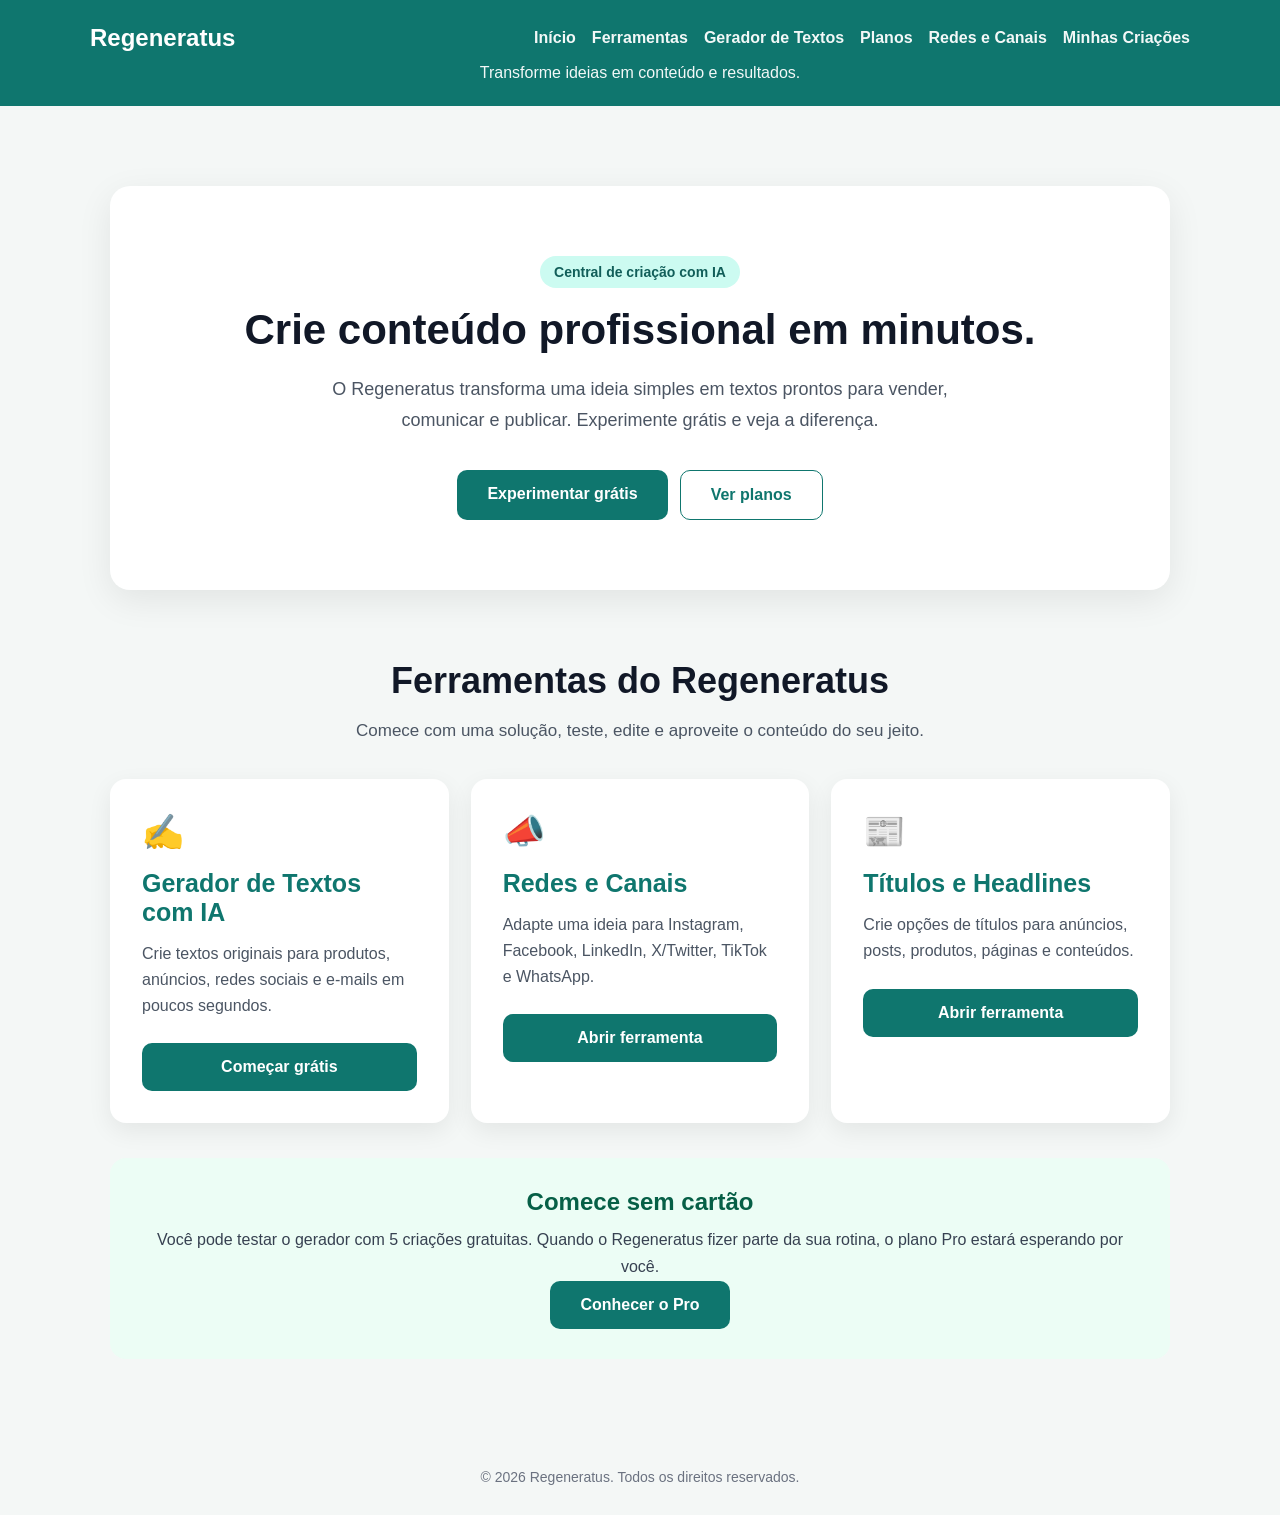
<file: index.html>
<!DOCTYPE html>
<html lang="pt-BR">
<head>
  <meta charset="UTF-8">
  <meta name="viewport" content="width=device-width, initial-scale=1.0">
  <title>Regeneratus — Conteúdo com IA</title>
  <link rel="stylesheet" href="css/style.css">
</head>
<body>
  <header>
    <div class="site-nav">
      <a class="brand" href="index.html">Regeneratus</a>
      <nav aria-label="Navegação principal">
        <a href="index.html">Início</a><a href="index.html#ferramentas">Ferramentas</a><a href="ferramentas.html">Gerador de Textos</a><a href="precos.html">Planos</a><a href="redes-canais.html">Redes e Canais</a><a href="minhas-criacoes.html">Minhas Criações</a>
      </nav>
    </div>
    <p>Transforme ideias em conteúdo e resultados.</p>
  </header>
  <main>
    <section class="hero">
      <span class="hero-badge">Central de criação com IA</span>
      <h2>Crie conteúdo profissional em minutos.</h2>
      <p>O Regeneratus transforma uma ideia simples em textos prontos para vender, comunicar e publicar. Experimente grátis e veja a diferença.</p>
      <div class="hero-actions"><a href="ferramentas.html" class="button">Experimentar grátis</a><a href="precos.html" class="button secondary-button">Ver planos</a></div>
    </section>
    <section class="tools" id="ferramentas"><h2>Ferramentas do Regeneratus</h2><p>Comece com uma solução, teste, edite e aproveite o conteúdo do seu jeito.</p><div class="tools-grid">
      <article class="tool-card"><div class="tool-icon">✍️</div><h3>Gerador de Textos com IA</h3><p>Crie textos originais para produtos, anúncios, redes sociais e e-mails em poucos segundos.</p><a href="ferramentas.html" class="button">Começar grátis</a></article>
      <article class="tool-card"><div class="tool-icon">📣</div><h3>Redes e Canais</h3><p>Adapte uma ideia para Instagram, Facebook, LinkedIn, X/Twitter, TikTok e WhatsApp.</p><a href="redes-canais.html" class="button">Abrir ferramenta</a></article>
      <article class="tool-card"><div class="tool-icon">📰</div><h3>Títulos e Headlines</h3><p>Crie opções de títulos para anúncios, posts, produtos, páginas e conteúdos.</p><a href="titulos.html" class="button">Abrir ferramenta</a></article>
    </div></section>
    <section class="commercial-note"><h3>Comece sem cartão</h3><p>Você pode testar o gerador com 5 criações gratuitas. Quando o Regeneratus fizer parte da sua rotina, o plano Pro estará esperando por você.</p><a href="precos.html" class="button">Conhecer o Pro</a></section>
  </main>
  <footer>© 2026 Regeneratus. Todos os direitos reservados.</footer>
</body>
</html>
</file>
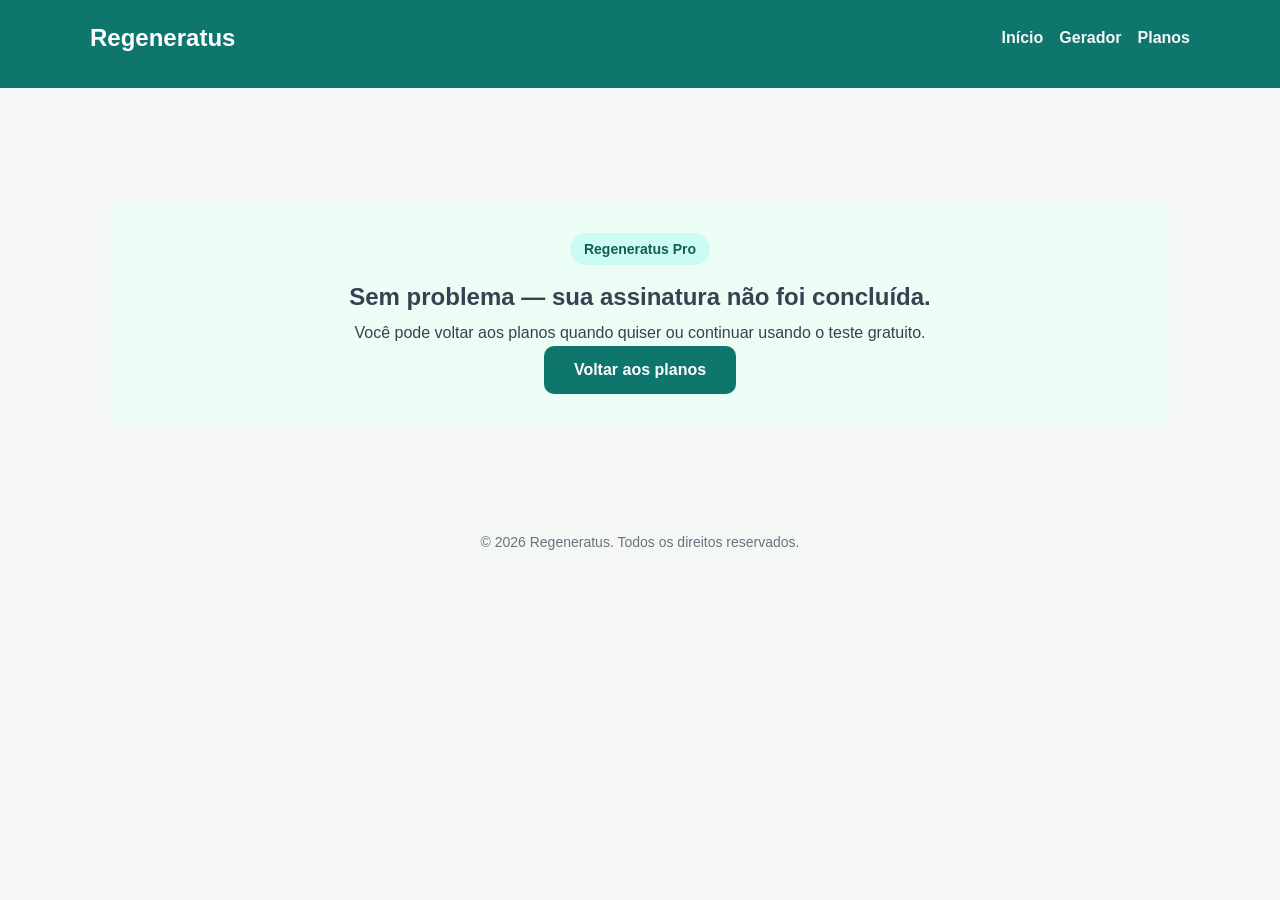
<file: cancelado.html>
<!DOCTYPE html>
<html lang="pt-BR">
<head><meta charset="UTF-8"><meta name="viewport" content="width=device-width, initial-scale=1.0"><title>Checkout cancelado | Regeneratus</title><link rel="stylesheet" href="css/style.css"></head>
<body><header><div class="site-nav"><a class="brand" href="index.html">Regeneratus</a><nav><a href="index.html">Início</a><a href="ferramentas.html">Gerador</a><a href="precos.html">Planos</a></nav></div></header>
<main><section class="commercial-note"><span class="hero-badge">Regeneratus Pro</span><h2>Sem problema — sua assinatura não foi concluída.</h2><p>Você pode voltar aos planos quando quiser ou continuar usando o teste gratuito.</p><a class="button" href="precos.html">Voltar aos planos</a></section></main><footer>© 2026 Regeneratus. Todos os direitos reservados.</footer></body>
</html>
</file>
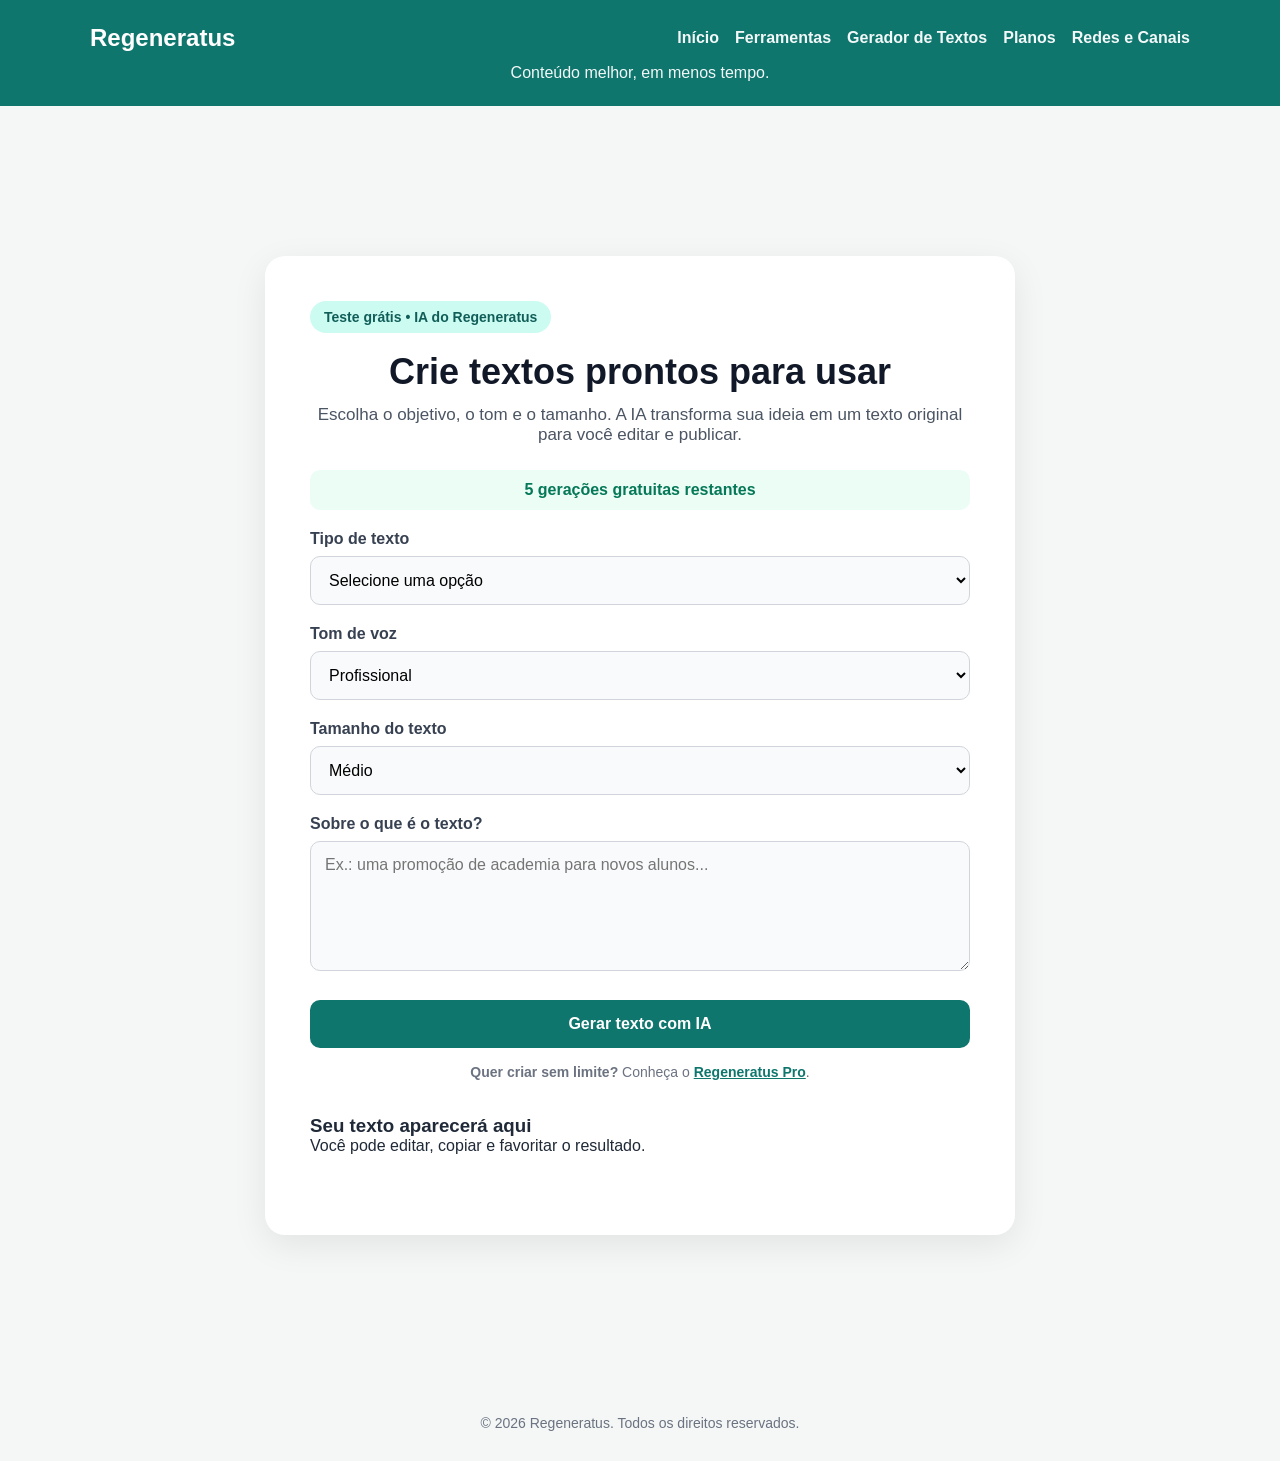
<file: ferramentas.html>
<!DOCTYPE html>
<html lang="pt-BR">
<head>
  <meta charset="UTF-8">
  <meta name="viewport" content="width=device-width, initial-scale=1.0">
  <title>Gerador de Textos com IA | Regeneratus</title>
  <link rel="stylesheet" href="css/style.css">
</head>
<body>
  <header>
    <div class="site-nav">
      <a class="brand" href="index.html">Regeneratus</a>
      <nav aria-label="Navegação principal">
        <a href="index.html">Início</a>
        <a href="index.html#ferramentas">Ferramentas</a>
        <a href="ferramentas.html">Gerador de Textos</a>
        <a href="precos.html">Planos</a>
        <a href="redes-canais.html">Redes e Canais</a>
      </nav>
    </div>
    <p>Conteúdo melhor, em menos tempo.</p>
  </header>
  <main>
    <section class="generator">
      <span class="hero-badge">Teste grátis • IA do Regeneratus</span>
      <h2>Crie textos prontos para usar</h2>
      <p>Escolha o objetivo, o tom e o tamanho. A IA transforma sua ideia em um texto original para você editar e publicar.</p>
      <div class="free-counter" id="freeCounter">5 gerações gratuitas restantes</div>
      <label for="textType">Tipo de texto</label>
      <select id="textType"><option value="">Selecione uma opção</option><option value="produto">Descrição de produto</option><option value="anuncio">Anúncio</option><option value="social">Post para redes sociais</option><option value="email">E-mail profissional</option></select>
      <label for="textTone">Tom de voz</label>
      <select id="textTone"><option value="profissional">Profissional</option><option value="amigavel">Amigável</option><option value="persuasivo">Persuasivo</option><option value="criativo">Criativo</option></select>
      <label for="textLength">Tamanho do texto</label>
      <select id="textLength"><option value="curto">Curto</option><option value="medio" selected>Médio</option><option value="longo">Longo</option></select>
      <label for="textTopic">Sobre o que é o texto?</label>
      <textarea id="textTopic" rows="5" placeholder="Ex.: uma promoção de academia para novos alunos..."></textarea>
      <button class="button" id="generateButton" type="button">Gerar texto com IA</button>
      <div class="mini-cta"><strong>Quer criar sem limite?</strong> Conheça o <a href="precos.html">Regeneratus Pro</a>.</div>
      <div id="result" class="result"><h3>Seu texto aparecerá aqui</h3><p>Você pode editar, copiar e favoritar o resultado.</p></div>
    </section>
  </main>
  <footer>© 2026 Regeneratus. Todos os direitos reservados.</footer>
  <script src="js/generator.js"></script>
  <script src="js/quota.js"></script>
  <script src="js/app.js"></script>
</body>
</html>
</file>
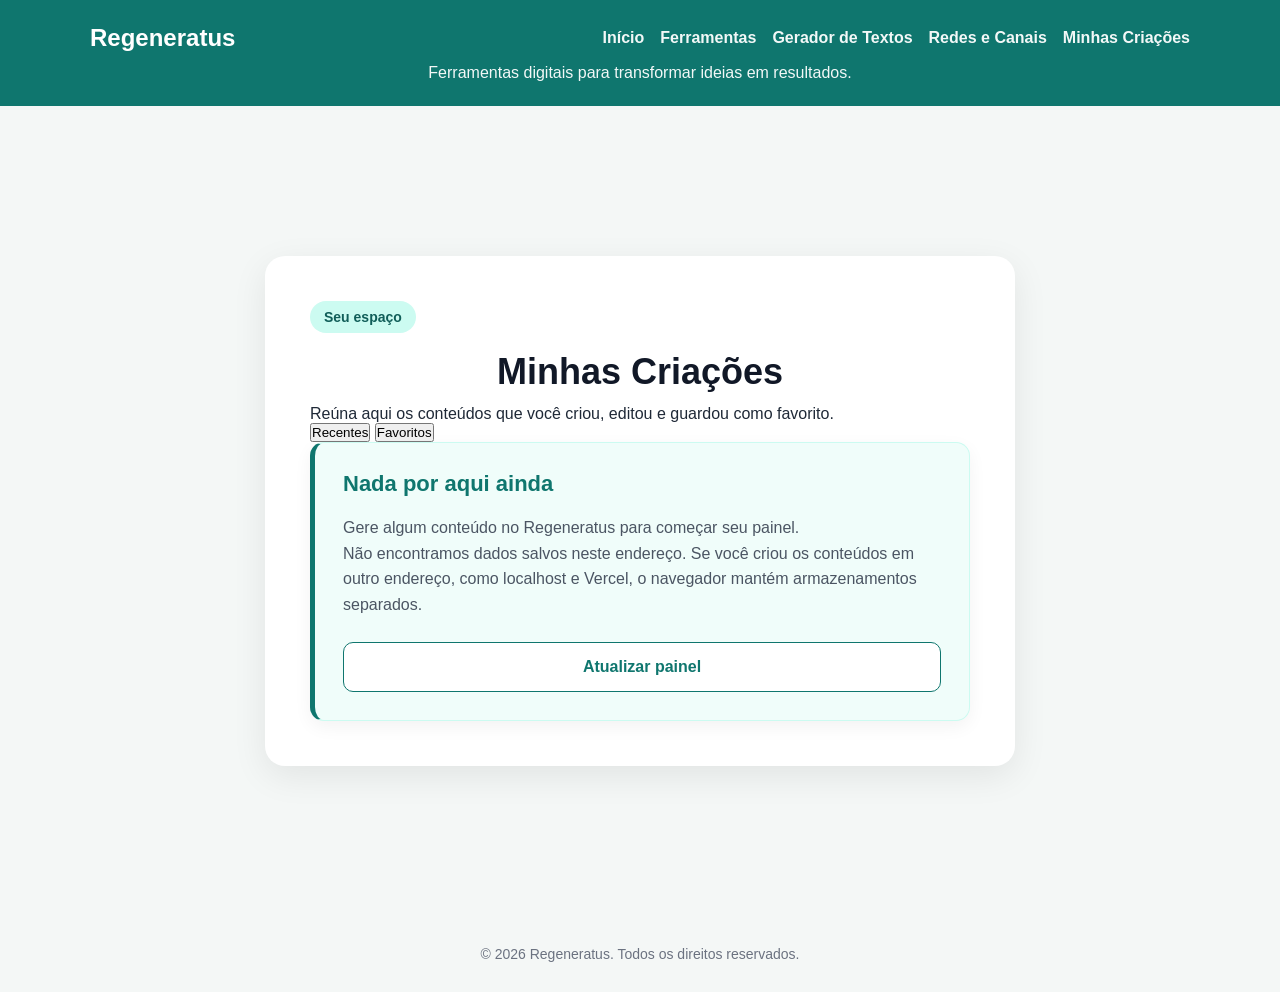
<file: minhas-criacoes.html>
<!DOCTYPE html>
<html lang="pt-BR">
<head>
  <meta charset="UTF-8">
  <meta name="viewport" content="width=device-width, initial-scale=1.0">
  <title>Minhas Criações | Regeneratus</title>
  <link rel="stylesheet" href="css/style.css">
</head>
<body>
  <header>
    <div class="site-nav">
      <a class="brand" href="index.html">Regeneratus</a>
      <nav aria-label="Navegação principal">
        <a href="index.html">Início</a>
        <a href="index.html#ferramentas">Ferramentas</a>
        <a href="ferramentas.html">Gerador de Textos</a>
        <a href="redes-canais.html">Redes e Canais</a>
        <a href="minhas-criacoes.html" aria-current="page">Minhas Criações</a>
      </nav>
    </div>
    <p>Ferramentas digitais para transformar ideias em resultados.</p>
  </header>

  <main>
    <section class="generator creations-panel">
      <div class="panel-heading">
        <span class="hero-badge">Seu espaço</span>
        <h2>Minhas Criações</h2>
        <p>Reúna aqui os conteúdos que você criou, editou e guardou como favorito.</p>
      </div>

      <div class="creation-tabs" role="tablist" aria-label="Conteúdos salvos">
        <button type="button" class="creation-tab active" data-tab="recentes">Recentes</button>
        <button type="button" class="creation-tab" data-tab="favoritos">Favoritos</button>
      </div>

      <div id="creationsContent" class="creations-content"></div>
    </section>
  </main>

  <footer>© 2026 Regeneratus. Todos os direitos reservados.</footer>
  <script src="js/minhas-criacoes.js"></script>
</body>
</html>
</file>
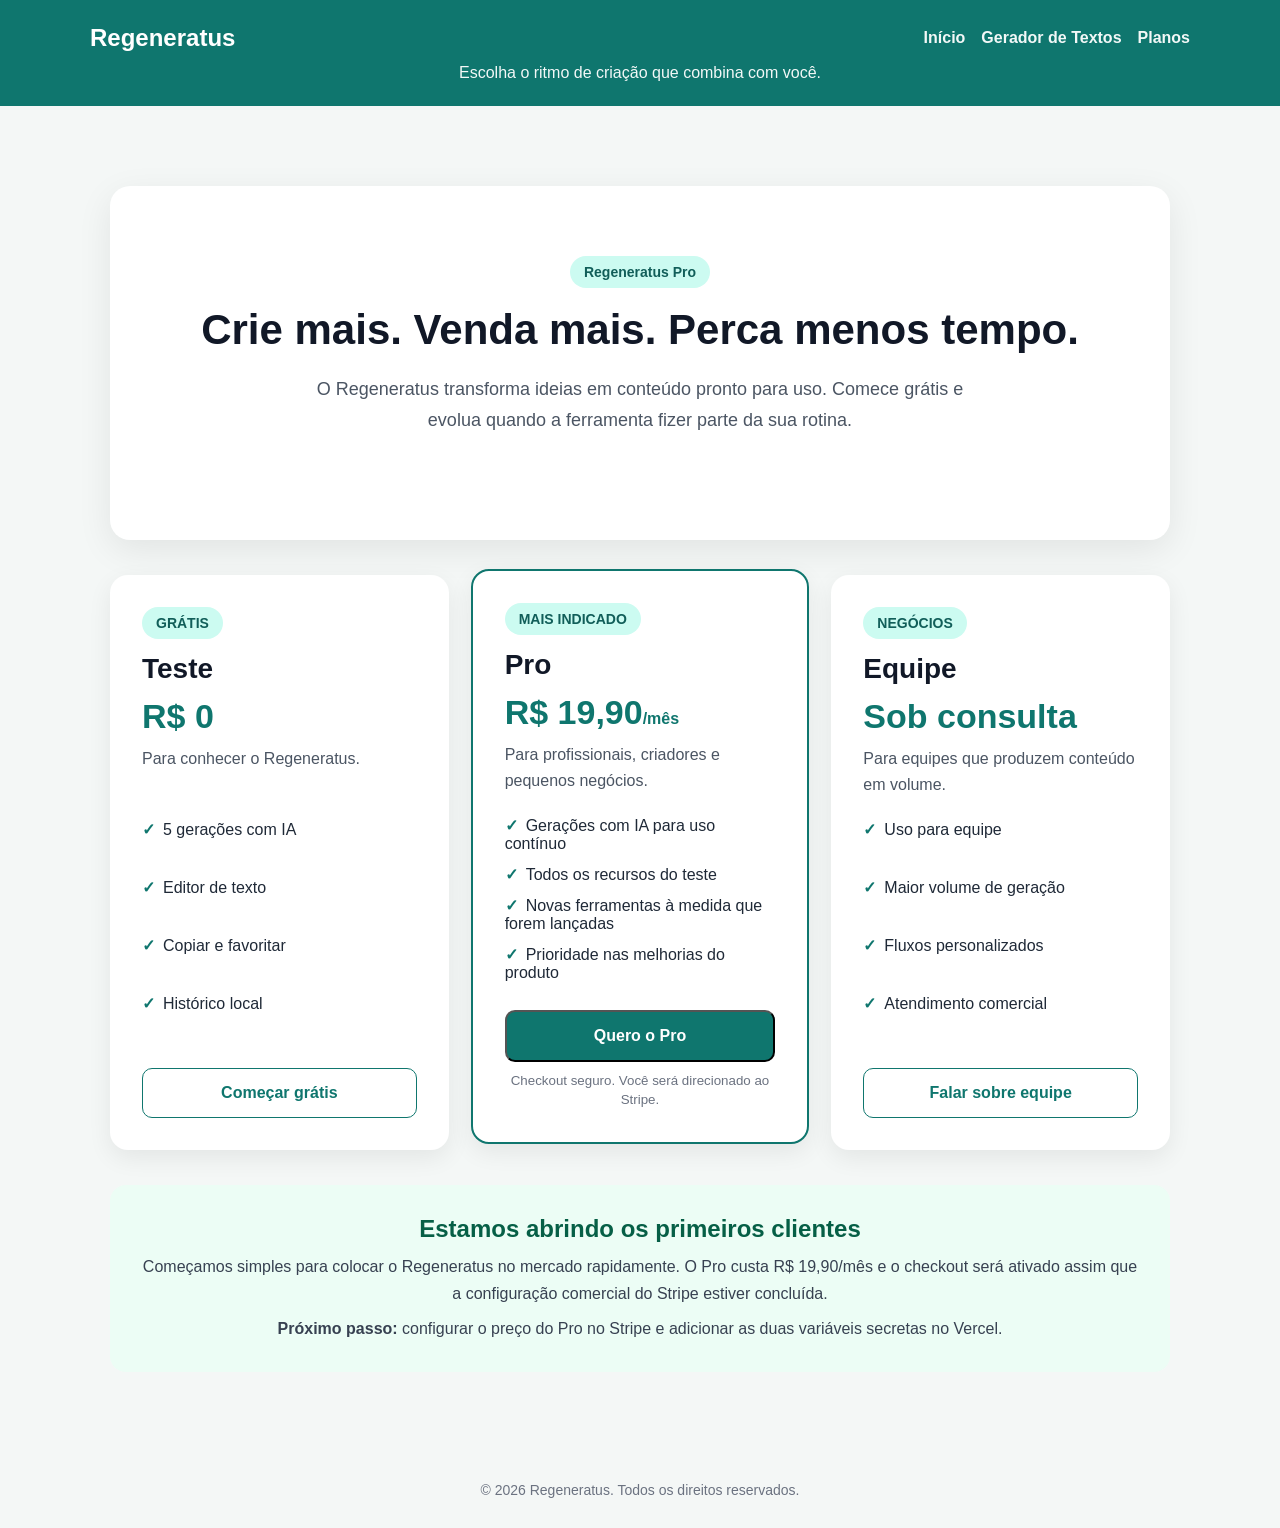
<file: precos.html>
<!DOCTYPE html>
<html lang="pt-BR">
<head>
  <meta charset="UTF-8">
  <meta name="viewport" content="width=device-width, initial-scale=1.0">
  <title>Planos | Regeneratus</title>
  <link rel="stylesheet" href="css/style.css">
</head>
<body>
  <header>
    <div class="site-nav">
      <a class="brand" href="index.html">Regeneratus</a>
      <nav aria-label="Navegação principal">
        <a href="index.html">Início</a>
        <a href="ferramentas.html">Gerador de Textos</a>
        <a href="precos.html">Planos</a>
      </nav>
    </div>
    <p>Escolha o ritmo de criação que combina com você.</p>
  </header>
  <main>
    <section class="pricing-hero">
      <span class="hero-badge">Regeneratus Pro</span>
      <h2>Crie mais. Venda mais. Perca menos tempo.</h2>
      <p>O Regeneratus transforma ideias em conteúdo pronto para uso. Comece grátis e evolua quando a ferramenta fizer parte da sua rotina.</p>
    </section>
    <section class="pricing-grid">
      <article class="price-card">
        <span class="price-label">GRÁTIS</span>
        <h3>Teste</h3>
        <div class="price">R$ 0</div>
        <p>Para conhecer o Regeneratus.</p>
        <ul><li>5 gerações com IA</li><li>Editor de texto</li><li>Copiar e favoritar</li><li>Histórico local</li></ul>
        <a class="button secondary-button" href="ferramentas.html">Começar grátis</a>
      </article>
      <article class="price-card featured-price">
        <span class="price-label">MAIS INDICADO</span>
        <h3>Pro</h3>
        <div class="price">R$ 19,90<span>/mês</span></div>
        <p>Para profissionais, criadores e pequenos negócios.</p>
        <ul><li>Gerações com IA para uso contínuo</li><li>Todos os recursos do teste</li><li>Novas ferramentas à medida que forem lançadas</li><li>Prioridade nas melhorias do produto</li></ul>
        <button class="button" id="proButton" type="button">Quero o Pro</button>
        <small class="payment-note" id="paymentStatus">Checkout seguro. Você será direcionado ao Stripe.</small>
      </article>
      <article class="price-card">
        <span class="price-label">NEGÓCIOS</span>
        <h3>Equipe</h3>
        <div class="price">Sob consulta</div>
        <p>Para equipes que produzem conteúdo em volume.</p>
        <ul><li>Uso para equipe</li><li>Maior volume de geração</li><li>Fluxos personalizados</li><li>Atendimento comercial</li></ul>
        <a class="button secondary-button" href="#contato">Falar sobre equipe</a>
      </article>
    </section>
    <section class="commercial-note" id="contato">
      <h3>Estamos abrindo os primeiros clientes</h3>
      <p>Começamos simples para colocar o Regeneratus no mercado rapidamente. O Pro custa R$ 19,90/mês e o checkout será ativado assim que a configuração comercial do Stripe estiver concluída.</p>
      <p><strong>Próximo passo:</strong> configurar o preço do Pro no Stripe e adicionar as duas variáveis secretas no Vercel.</p>
    </section>
  </main>
  <footer>© 2026 Regeneratus. Todos os direitos reservados.</footer>
  <script>
    const button = document.getElementById('proButton');
    const status = document.getElementById('paymentStatus');
    button.addEventListener('click', async () => {
      button.disabled = true;
      button.textContent = 'Abrindo checkout…';
      status.textContent = 'Conectando ao checkout seguro…';
      try {
        const response = await fetch('/api/create-checkout', { method: 'POST' });
        const data = await response.json();
        if (!response.ok || !data.url) throw new Error(data.error || 'Checkout indisponível.');
        window.location.href = data.url;
      } catch (error) {
        button.disabled = false;
        button.textContent = 'Quero o Pro';
        status.textContent = error.message || 'Não foi possível abrir o checkout agora.';
      }
    });
  </script>
</body>
</html>
</file>
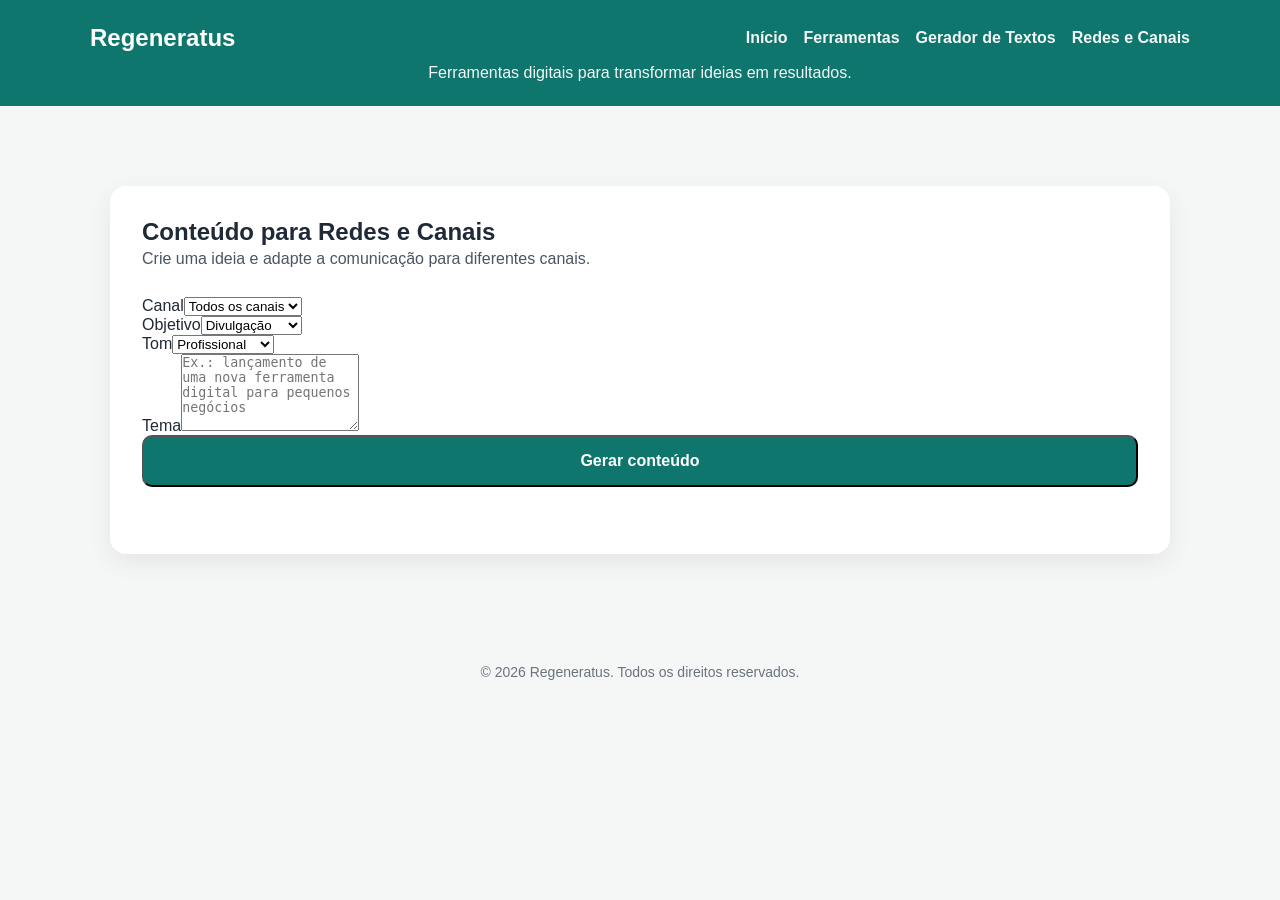
<file: redes-canais.html>
<!DOCTYPE html>
<html lang="pt-BR">
<head>
  <meta charset="UTF-8">
  <meta name="viewport" content="width=device-width, initial-scale=1.0">
  <title>Regeneratus — Redes e Canais</title>
  <link rel="stylesheet" href="css/style.css">
</head>
<body>
  <header>
    <div class="site-nav">
      <a class="brand" href="index.html">Regeneratus</a>
      <nav aria-label="Navegação principal">
        <a href="index.html">Início</a>
        <a href="index.html#ferramentas">Ferramentas</a>
        <a href="ferramentas.html">Gerador de Textos</a>
        <a href="redes-canais.html">Redes e Canais</a>
      </nav>
    </div>
    <p>Ferramentas digitais para transformar ideias em resultados.</p>
  </header>
  <main>
    <section class="container">
      <div class="tool-card">
        <h1>Conteúdo para Redes e Canais</h1>
        <p class="tool-description">Crie uma ideia e adapte a comunicação para diferentes canais.</p>
        <div class="form-group"><label for="channel">Canal</label><select id="channel"><option value="todos">Todos os canais</option><option value="instagram">Instagram</option><option value="facebook">Facebook</option><option value="linkedin">LinkedIn</option><option value="x">X/Twitter</option><option value="tiktok">TikTok</option><option value="whatsapp">WhatsApp</option></select></div>
        <div class="form-group"><label for="objective">Objetivo</label><select id="objective"><option value="divulgação">Divulgação</option><option value="venda">Venda</option><option value="engajamento">Engajamento</option><option value="informação">Informação</option><option value="atendimento">Atendimento</option></select></div>
        <div class="form-group"><label for="tone">Tom</label><select id="tone"><option value="profissional">Profissional</option><option value="persuasivo">Persuasivo</option><option value="descontraído">Descontraído</option><option value="institucional">Institucional</option></select></div>
        <div class="form-group"><label for="topic">Tema</label><textarea id="topic" rows="5" placeholder="Ex.: lançamento de uma nova ferramenta digital para pequenos negócios"></textarea></div>
        <button type="button" id="generateContent" class="button">Gerar conteúdo</button>
        <div id="contentResult" class="result"></div>
      </div>
    </section>
  </main>
  <footer>© 2026 Regeneratus. Todos os direitos reservados.</footer>
  <script src="js/generator.js"></script>
  <script src="js/redes-canais.js"></script>
</body>
</html>
</file>
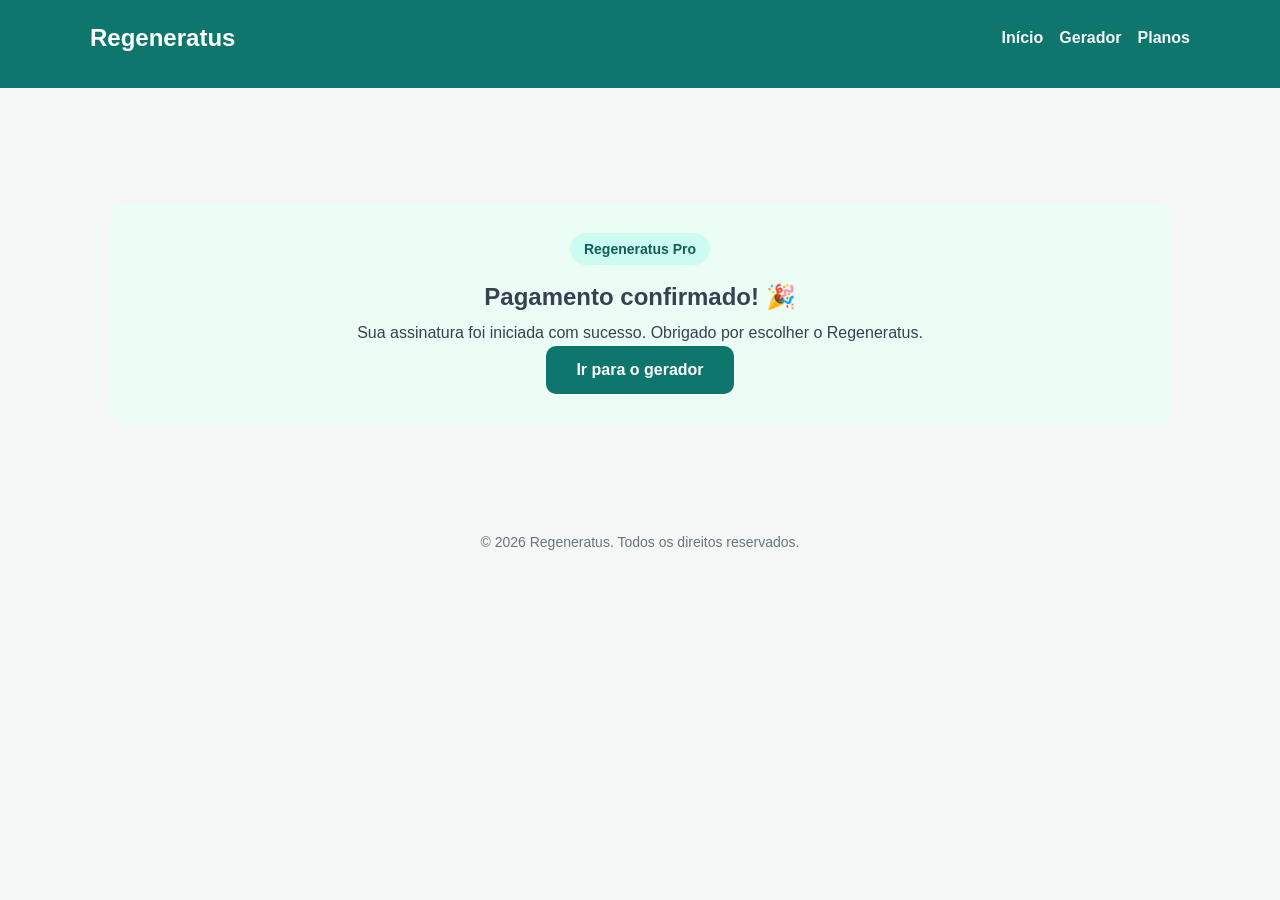
<file: sucesso.html>
<!DOCTYPE html>
<html lang="pt-BR">
<head><meta charset="UTF-8"><meta name="viewport" content="width=device-width, initial-scale=1.0"><title>Assinatura confirmada | Regeneratus</title><link rel="stylesheet" href="css/style.css"></head>
<body><header><div class="site-nav"><a class="brand" href="index.html">Regeneratus</a><nav><a href="index.html">Início</a><a href="ferramentas.html">Gerador</a><a href="precos.html">Planos</a></nav></div></header>
<main><section class="commercial-note"><span class="hero-badge">Regeneratus Pro</span><h2>Pagamento confirmado! 🎉</h2><p>Sua assinatura foi iniciada com sucesso. Obrigado por escolher o Regeneratus.</p><a class="button" href="ferramentas.html">Ir para o gerador</a></section></main><footer>© 2026 Regeneratus. Todos os direitos reservados.</footer></body>
</html>
</file>
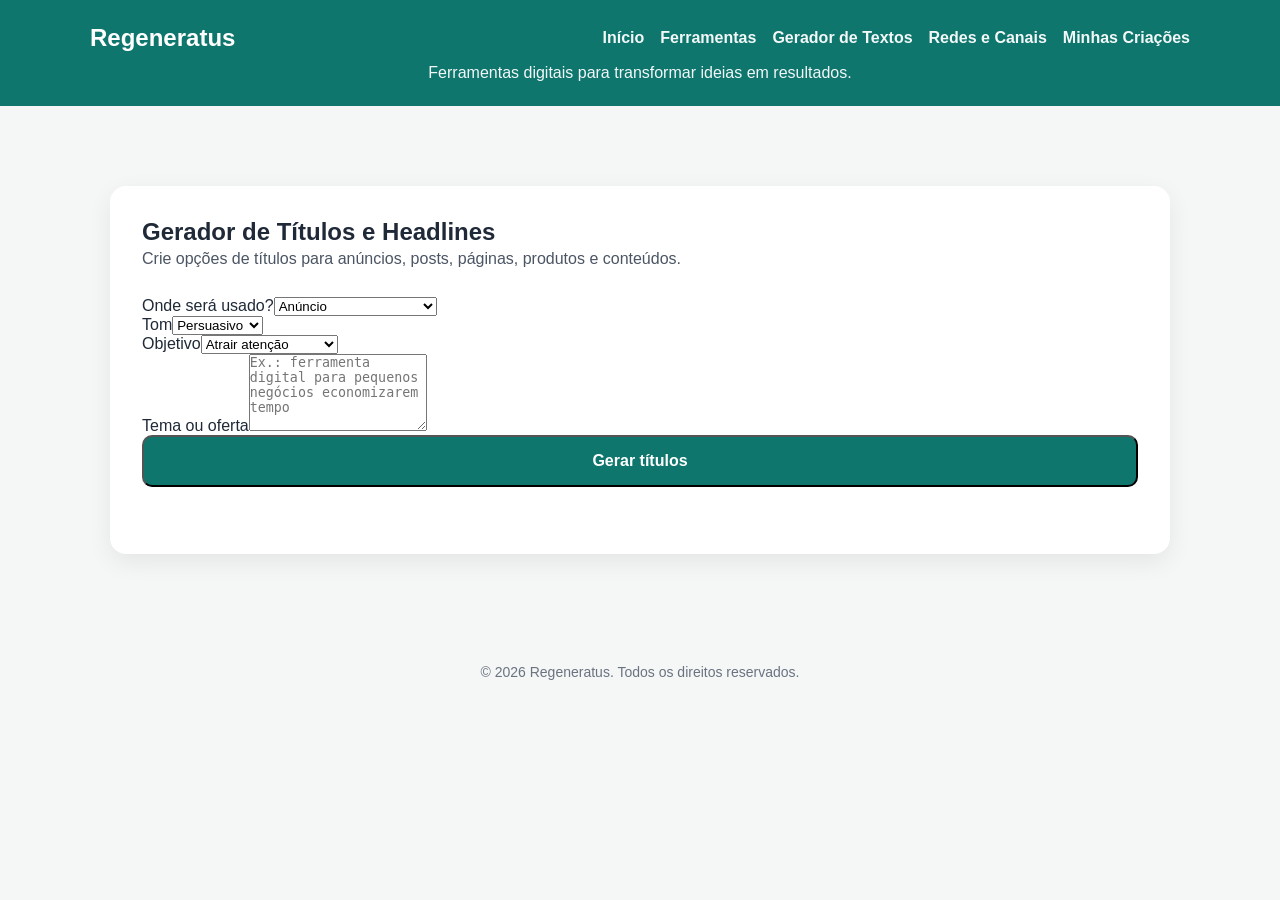
<file: titulos.html>
<!DOCTYPE html>
<html lang="pt-BR">
<head>
  <meta charset="UTF-8">
  <meta name="viewport" content="width=device-width, initial-scale=1.0">
  <title>Gerador de Títulos | Regeneratus</title>
  <link rel="stylesheet" href="css/style.css">
</head>
<body>
  <header>
    <div class="site-nav">
      <a class="brand" href="index.html">Regeneratus</a>
      <nav aria-label="Navegação principal">
        <a href="index.html">Início</a>
        <a href="index.html#ferramentas">Ferramentas</a>
        <a href="ferramentas.html">Gerador de Textos</a>
        <a href="redes-canais.html">Redes e Canais</a>
        <a href="minhas-criacoes.html">Minhas Criações</a>
      </nav>
    </div>
    <p>Ferramentas digitais para transformar ideias em resultados.</p>
  </header>
  <main>
    <section class="container">
      <div class="tool-card">
        <h1>Gerador de Títulos e Headlines</h1>
        <p class="tool-description">Crie opções de títulos para anúncios, posts, páginas, produtos e conteúdos.</p>
        <div class="form-group"><label for="titleType">Onde será usado?</label><select id="titleType"><option value="anuncio">Anúncio</option><option value="post">Post para redes sociais</option><option value="produto">Produto ou oferta</option><option value="pagina">Página ou landing page</option><option value="artigo">Artigo ou conteúdo</option></select></div>
        <div class="form-group"><label for="titleTone">Tom</label><select id="titleTone"><option value="persuasivo">Persuasivo</option><option value="profissional">Profissional</option><option value="criativo">Criativo</option><option value="direto">Direto</option><option value="curioso">Instigante</option></select></div>
        <div class="form-group"><label for="titleObjective">Objetivo</label><select id="titleObjective"><option value="atrair atenção">Atrair atenção</option><option value="gerar cliques">Gerar cliques</option><option value="vender">Vender</option><option value="gerar engajamento">Gerar engajamento</option><option value="informar">Informar</option></select></div>
        <div class="form-group"><label for="titleTopic">Tema ou oferta</label><textarea id="titleTopic" rows="5" placeholder="Ex.: ferramenta digital para pequenos negócios economizarem tempo"></textarea></div>
        <button type="button" id="generateTitles" class="button">Gerar títulos</button>
        <div id="titleResult" class="result"></div>
      </div>
    </section>
  </main>
  <footer>© 2026 Regeneratus. Todos os direitos reservados.</footer>
  <script src="js/generator.js"></script>
  <script src="js/titulos.js"></script>
</body>
</html>
</file>
<file: css/style.css>
* { margin: 0; padding: 0; box-sizing: border-box; }
body { font-family: Arial, Helvetica, sans-serif; background: #f4f7f6; color: #1f2937; min-height: 100vh; }
header { background: #0f766e; color: white; padding: 24px 20px; text-align: center; }
header h1 { font-size: 34px; margin-bottom: 8px; }
header p { font-size: 16px; opacity: .95; }
.site-nav { max-width: 1100px; margin: 0 auto 12px; display: flex; align-items: center; justify-content: space-between; gap: 20px; }
.brand { color: white; text-decoration: none; font-size: 24px; font-weight: 800; }
nav { display: flex; flex-wrap: wrap; justify-content: center; gap: 16px; }
nav a { color: white; text-decoration: none; font-weight: 600; opacity: .95; }
nav a:hover { text-decoration: underline; }
main { max-width: 1100px; margin: 60px auto; padding: 20px; }
.hero, .pricing-hero { background: white; padding: 70px 40px; border-radius: 20px; text-align: center; box-shadow: 0 10px 35px rgba(0,0,0,.08); }
.hero-badge, .price-label { display: inline-block; margin-bottom: 18px; padding: 8px 14px; border-radius: 999px; background: #ccfbf1; color: #115e59; font-size: 14px; font-weight: bold; }
.hero h2, .pricing-hero h2 { font-size: 42px; margin-bottom: 20px; color: #111827; }
.hero p, .pricing-hero p { max-width: 700px; margin: 0 auto 35px; font-size: 18px; line-height: 1.7; color: #4b5563; }
.hero-actions { display: flex; gap: 12px; justify-content: center; flex-wrap: wrap; }
.button { display: inline-block; background: #0f766e; color: white; text-decoration: none; padding: 15px 30px; border-radius: 10px; font-size: 16px; font-weight: bold; transition: .2s ease; }
.button:hover { background: #115e59; transform: translateY(-2px); }
.button:disabled { opacity: .65; cursor: wait; transform: none; }
.tools { margin-top: 70px; text-align: center; }
.tools h2 { font-size: 36px; margin-bottom: 15px; color: #111827; }
.tools > p { max-width: 650px; margin: 0 auto 35px; font-size: 17px; line-height: 1.6; color: #4b5563; }
.tools-grid { display: grid; grid-template-columns: repeat(3, 1fr); gap: 22px; text-align: left; }
.tool-card { padding: 32px; background: white; border-radius: 16px; box-shadow: 0 8px 25px rgba(0,0,0,.07); }
.tool-card h3 { font-size: 25px; margin-bottom: 14px; color: #0f766e; }
.tool-card p { margin-bottom: 25px; line-height: 1.6; color: #4b5563; }
.tool-icon { font-size: 34px; margin-bottom: 18px; }
.tool-card .button { width: 100%; text-align: center; }
.generator { max-width: 750px; margin: 70px auto; padding: 45px; background: white; border-radius: 20px; box-shadow: 0 10px 35px rgba(0,0,0,.08); }
.generator h2 { text-align: center; font-size: 36px; margin-bottom: 12px; color: #111827; }
.generator > p { text-align: center; margin-bottom: 25px; color: #4b5563; font-size: 17px; }
.free-counter { text-align: center; padding: 11px 14px; margin: 0 auto 20px; border-radius: 10px; background: #ecfdf5; color: #047857; font-weight: bold; }
.mini-cta { margin-top: 16px; text-align: center; color: #6b7280; font-size: 14px; }
.mini-cta a { color: #0f766e; font-weight: bold; }
.generator label { display: block; margin: 20px 0 8px; font-weight: bold; color: #374151; }
.generator select, .generator textarea { width: 100%; padding: 14px; border: 1px solid #d1d5db; border-radius: 10px; font-family: inherit; font-size: 16px; background: #f9fafb; }
.generator select:focus, .generator textarea:focus { outline: none; border-color: #0f766e; box-shadow: 0 0 0 3px rgba(15,118,110,.1); }
.generator textarea { resize: vertical; min-height: 130px; }
.generator .button { width: 100%; border: none; cursor: pointer; margin-top: 25px; }
.result { margin-top: 35px; }
.result-card { padding: 28px; background: #f0fdfa; border: 1px solid #ccfbf1; border-left: 5px solid #0f766e; border-radius: 14px; box-shadow: 0 6px 18px rgba(0,0,0,.05); }
.result-card h3 { margin-bottom: 18px; color: #0f766e; font-size: 22px; }
.result-card p { line-height: 1.6; color: #4b5563; }
.upgrade-card { text-align: center; }
.generated-text { width: 100%; min-height: 220px; padding: 22px; background: white; border: 1px solid #e5e7eb; border-radius: 10px; color: #1f2937; line-height: 1.8; white-space: pre-wrap; text-align: left; box-shadow: inset 0 1px 2px rgba(0,0,0,.03); }
.result-actions { display: flex; gap: 12px; margin-top: 18px; }
.result-actions .button { flex: 1; width: auto; margin-top: 0; }
.secondary-button { background: white; color: #0f766e; border: 1px solid #0f766e !important; }
.secondary-button:hover { background: #f0fdfa; }
.history { margin-top: 35px; }
.history-header { display: flex; align-items: center; justify-content: space-between; gap: 20px; margin-bottom: 18px; }
.history-header h3 { margin-bottom: 5px; }
.history-header p { margin: 0; }
.history-clear { border: 1px solid #d1d5db; background: white; color: #374151; padding: 10px 14px; border-radius: 8px; cursor: pointer; font-weight: bold; }
.history-list { display: grid; gap: 14px; }
.history-item { padding: 20px; background: white; border: 1px solid #e5e7eb; border-radius: 12px; text-align: left; }
.history-item-info { display: flex; justify-content: space-between; gap: 15px; margin-bottom: 10px; }
.history-item-info small { color: #6b7280; }
.history-item p { line-height: 1.6; white-space: pre-wrap; }
.history-actions { display: flex; gap: 10px; margin-top: 14px; }
.history-actions button { border: 1px solid #0f766e; background: white; color: #0f766e; padding: 8px 12px; border-radius: 8px; cursor: pointer; font-weight: bold; }
.pricing-hero { margin-bottom: 35px; }
.pricing-grid { display: grid; grid-template-columns: repeat(3, 1fr); gap: 22px; margin-top: 35px; }
.price-card { background: white; padding: 32px; border-radius: 18px; box-shadow: 0 8px 25px rgba(0,0,0,.07); display: flex; flex-direction: column; }
.price-card h3 { font-size: 28px; color: #111827; margin-bottom: 12px; }
.price-card .price-label { margin-bottom: 14px; align-self: flex-start; }
.price { font-size: 34px; font-weight: 800; color: #0f766e; margin-bottom: 10px; }
.price span { font-size: 16px; font-weight: 600; }
.price-card p { color: #4b5563; line-height: 1.6; min-height: 52px; }
.price-card ul { list-style: none; margin: 22px 0 28px; display: grid; gap: 12px; flex: 1; }
.price-card li::before { content: "✓"; color: #0f766e; font-weight: 800; margin-right: 8px; }
.price-card .button { text-align: center; width: 100%; }
.featured-price { border: 2px solid #0f766e; transform: translateY(-6px); }
.payment-note { display: block; margin-top: 10px; text-align: center; color: #6b7280; line-height: 1.4; }
.commercial-note { margin-top: 35px; padding: 30px; background: #ecfdf5; border-radius: 16px; text-align: center; color: #374151; }
.commercial-note h3 { color: #065f46; margin-bottom: 10px; font-size: 24px; }
.commercial-note p { line-height: 1.7; margin-top: 8px; }
footer { text-align: center; padding: 30px 20px; color: #6b7280; font-size: 14px; }
@media (max-width: 900px) { .tools-grid, .pricing-grid { grid-template-columns: 1fr; } .featured-price { transform: none; } }
@media (max-width: 600px) { .site-nav { flex-direction: column; } nav { gap: 10px; } .hero, .pricing-hero { padding: 50px 25px; } .hero h2, .pricing-hero h2 { font-size: 32px; } .hero p, .pricing-hero p { font-size: 16px; } .generator { padding: 30px 20px; margin: 40px auto; } .generator h2 { font-size: 30px; } .result-actions, .history-actions, .history-header { flex-direction: column; align-items: stretch; } }
</file>
